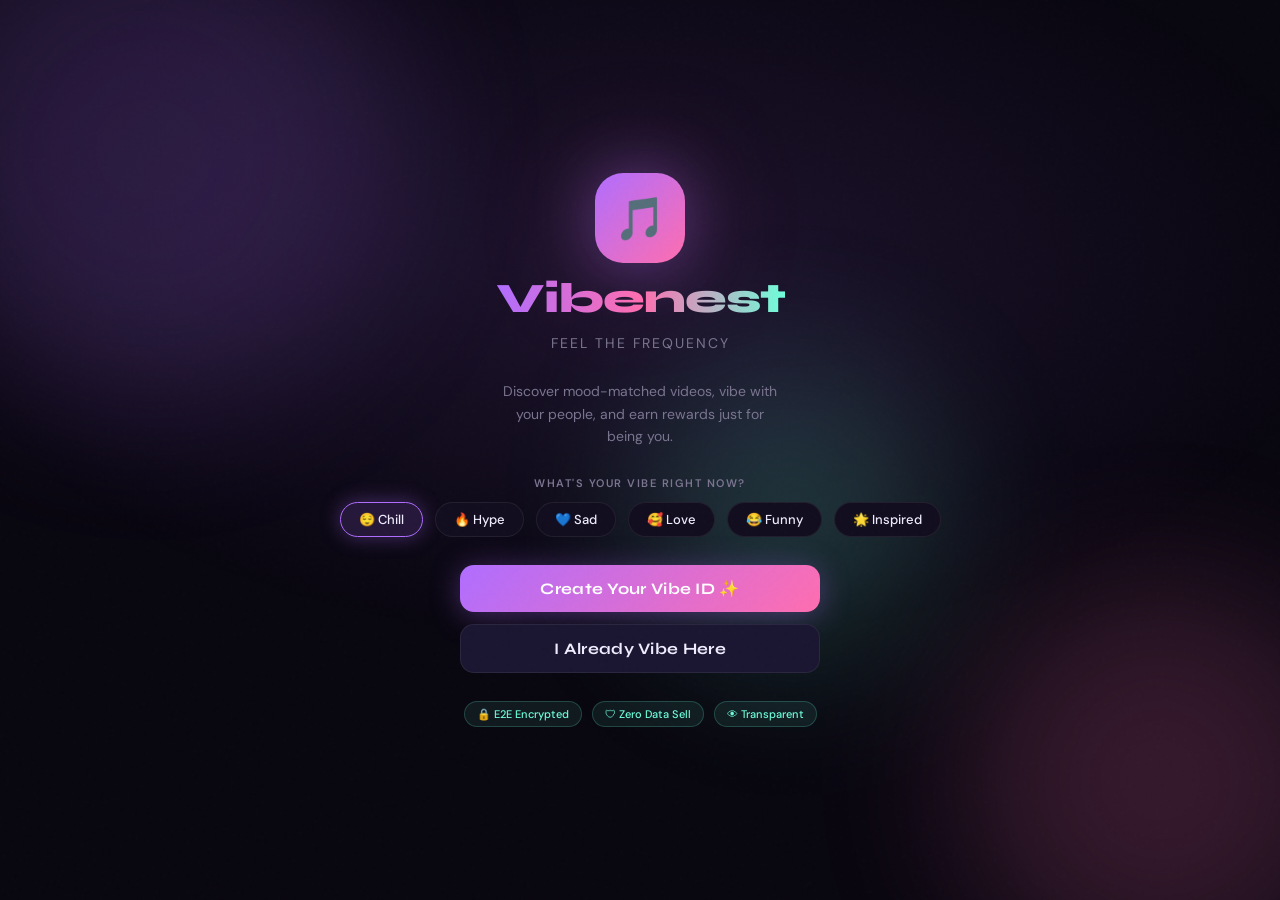
<file: index.html>
<!DOCTYPE html>
<html lang="en">
<head>
<meta charset="UTF-8">
<meta name="viewport" content="width=device-width, initial-scale=1.0">
<title>Vibenest — Feel the Frequency</title>
<link href="https://fonts.googleapis.com/css2?family=Syne:wght@400;600;700;800&family=DM+Sans:ital,wght@0,300;0,400;0,500;1,300&display=swap" rel="stylesheet">
<style>
  :root {
    --bg: #08060f;
    --surface: #110d1e;
    --surface2: #1a1530;
    --border: rgba(255,255,255,0.07);
    --accent1: #b06dff;
    --accent2: #ff6db0;
    --accent3: #6dffda;
    --accent4: #ffd96d;
    --text: #f0ecff;
    --muted: #7a7490;
    --glow1: rgba(176,109,255,0.35);
    --glow2: rgba(255,109,176,0.25);
    --glow3: rgba(109,255,218,0.2);
    --r: 18px;
  }

  *, *::before, *::after { box-sizing: border-box; margin: 0; padding: 0; }

  body {
    background: var(--bg);
    color: var(--text);
    font-family: 'DM Sans', sans-serif;
    font-size: 15px;
    min-height: 100vh;
    overflow-x: hidden;
  }

  /* ── NOISE OVERLAY ── */
  body::before {
    content: '';
    position: fixed; inset: 0;
    background-image: url("data:image/svg+xml,%3Csvg viewBox='0 0 256 256' xmlns='http://www.w3.org/2000/svg'%3E%3Cfilter id='noise'%3E%3CfeTurbulence type='fractalNoise' baseFrequency='0.9' numOctaves='4' stitchTiles='stitch'/%3E%3C/filter%3E%3Crect width='100%25' height='100%25' filter='url(%23noise)' opacity='0.04'/%3E%3C/svg%3E");
    pointer-events: none; z-index: 9999; opacity: 0.5;
  }

  /* ── ANIMATED BG ORBS ── */
  .orbs {
    position: fixed; inset: 0; pointer-events: none; z-index: 0;
    overflow: hidden;
  }
  .orb {
    position: absolute; border-radius: 50%;
    filter: blur(80px); opacity: 0.18;
    animation: orbFloat 12s ease-in-out infinite alternate;
  }
  .orb1 { width:500px;height:500px;background:var(--accent1);top:-100px;left:-100px;animation-delay:0s; }
  .orb2 { width:400px;height:400px;background:var(--accent2);bottom:-80px;right:-80px;animation-delay:-4s; }
  .orb3 { width:300px;height:300px;background:var(--accent3);top:40%;left:50%;animation-delay:-8s; }
  @keyframes orbFloat {
    0%{transform:translate(0,0) scale(1);}
    100%{transform:translate(40px,30px) scale(1.12);}
  }

  /* ── APP SHELL ── */
  .app { position:relative; z-index:1; display:flex; flex-direction:column; min-height:100vh; }

  /* ── SCREENS ── */
  .screen { display:none; flex-direction:column; min-height:100vh; }
  .screen.active { display:flex; }

  /* ══════════════════════════════════════
     SCREEN: SPLASH / ONBOARD
  ══════════════════════════════════════ */
  #splash {
    align-items:center; justify-content:center;
    padding:40px 24px; text-align:center; gap:28px;
    background: radial-gradient(ellipse 80% 60% at 50% 30%, rgba(176,109,255,0.13) 0%, transparent 70%);
  }
  .logo-wrap { display:flex; flex-direction:column; align-items:center; gap:10px; }
  .logo-icon {
    width:90px;height:90px;border-radius:28px;
    background: linear-gradient(135deg, var(--accent1), var(--accent2));
    display:flex;align-items:center;justify-content:center;
    font-size:42px;
    box-shadow: 0 0 60px var(--glow1), 0 0 120px var(--glow2);
    animation: logoPulse 3s ease-in-out infinite;
  }
  @keyframes logoPulse {
    0%,100%{box-shadow:0 0 40px var(--glow1),0 0 80px var(--glow2);}
    50%{box-shadow:0 0 80px var(--glow1),0 0 160px var(--glow2);}
  }
  .logo-name {
    font-family:'Syne',sans-serif;
    font-size:42px;font-weight:800;
    background:linear-gradient(90deg,var(--accent1),var(--accent2),var(--accent3));
    -webkit-background-clip:text;-webkit-text-fill-color:transparent;background-clip:text;
    letter-spacing:-1px;
  }
  .logo-tag { color:var(--muted); font-size:14px; letter-spacing:2px; text-transform:uppercase; }

  .splash-vibe-row {
    display:flex; gap:12px; flex-wrap:wrap; justify-content:center;
  }
  .vibe-pill {
    padding:8px 18px; border-radius:40px;
    font-size:13px; font-weight:500;
    border:1px solid var(--border);
    background:var(--surface);
    cursor:pointer; transition:all 0.2s;
    display:flex;align-items:center;gap:6px;
  }
  .vibe-pill:hover,.vibe-pill.sel {
    border-color: var(--accent1);
    background: rgba(176,109,255,0.15);
    box-shadow: 0 0 20px var(--glow1);
  }

  .splash-btns { display:flex; flex-direction:column; gap:12px; width:100%; max-width:360px; }

  /* ── BUTTONS ── */
  .btn {
    padding:14px 24px;border-radius:14px;
    font-family:'Syne',sans-serif;font-size:16px;font-weight:700;
    cursor:pointer;border:none;transition:all 0.2s;width:100%;
    letter-spacing:0.3px;
  }
  .btn-primary {
    background:linear-gradient(135deg,var(--accent1),var(--accent2));
    color:#fff;
    box-shadow:0 4px 30px var(--glow1);
  }
  .btn-primary:hover { transform:translateY(-2px); box-shadow:0 8px 40px var(--glow1); }
  .btn-secondary {
    background:var(--surface2);color:var(--text);
    border:1px solid var(--border);
  }
  .btn-secondary:hover { border-color:var(--accent1); background:rgba(176,109,255,0.1); }
  .btn-ghost {
    background:transparent;color:var(--accent1);
    border:1px solid var(--accent1);
  }
  .btn-ghost:hover { background:rgba(176,109,255,0.12); }
  .btn-sm { padding:8px 18px; font-size:13px; border-radius:10px; width:auto; }
  .btn-icon {
    width:42px;height:42px;padding:0;border-radius:12px;
    display:flex;align-items:center;justify-content:center;font-size:18px;
  }

  /* ══════════════════════════════════════
     AUTH SCREENS
  ══════════════════════════════════════ */
  #signup, #login {
    padding:40px 24px; justify-content:center; gap:24px;
    background: radial-gradient(ellipse 60% 50% at 30% 60%, rgba(255,109,176,0.1) 0%, transparent 60%);
  }
  .auth-head { text-align:center; }
  .auth-head h2 { font-family:'Syne',sans-serif;font-size:28px;font-weight:800; margin-bottom:6px; }
  .auth-head p { color:var(--muted);font-size:14px; }

  .field-group { display:flex;flex-direction:column;gap:14px; }
  .field {
    display:flex;flex-direction:column;gap:6px;
  }
  .field label { font-size:12px;font-weight:500;color:var(--muted);letter-spacing:1px;text-transform:uppercase; }
  .field input, .field select {
    background:var(--surface);
    border:1px solid var(--border);
    border-radius:12px;
    padding:13px 16px;
    color:var(--text);
    font-family:'DM Sans',sans-serif;
    font-size:15px;
    outline:none;
    transition:all 0.2s;
  }
  .field input:focus, .field select:focus {
    border-color:var(--accent1);
    box-shadow:0 0 0 3px rgba(176,109,255,0.15);
  }
  .field input::placeholder { color:var(--muted); }

  .vibe-id-wrap {
    background:var(--surface);
    border:1px solid var(--border);
    border-radius:12px;
    padding:13px 16px;
    display:flex;align-items:center;justify-content:space-between;
  }
  .vibe-id-val { font-family:'Syne',sans-serif;font-weight:700;color:var(--accent1);font-size:15px; }
  .vibe-id-copy { font-size:12px;color:var(--muted);cursor:pointer;padding:4px 10px;border-radius:6px;background:var(--surface2); transition:0.2s; }
  .vibe-id-copy:hover { color:var(--accent1); }

  .auth-divider {
    text-align:center;color:var(--muted);font-size:13px;
    position:relative;
  }
  .auth-divider::before, .auth-divider::after {
    content:'';position:absolute;top:50%;width:40%;height:1px;background:var(--border);
  }
  .auth-divider::before{left:0;} .auth-divider::after{right:0;}

  .security-badges {
    display:flex;gap:10px;flex-wrap:wrap;justify-content:center;
  }
  .badge {
    padding:5px 12px;border-radius:20px;
    font-size:11px;font-weight:500;
    background:rgba(109,255,218,0.08);
    color:var(--accent3);
    border:1px solid rgba(109,255,218,0.2);
    display:flex;align-items:center;gap:4px;
  }

  /* ══════════════════════════════════════
     MAIN APP
  ══════════════════════════════════════ */
  #main { padding-bottom:80px; }

  /* BOTTOM NAV */
  .bottom-nav {
    position:fixed;bottom:0;left:0;right:0;
    background:rgba(17,13,30,0.85);
    backdrop-filter:blur(20px);
    border-top:1px solid var(--border);
    display:flex;align-items:center;justify-content:space-around;
    padding:10px 8px 20px;
    z-index:100;
  }
  .nav-item {
    display:flex;flex-direction:column;align-items:center;gap:4px;
    cursor:pointer;padding:6px 16px;border-radius:12px;
    transition:all 0.2s;flex:1;max-width:80px;
    font-size:20px;
  }
  .nav-item span { font-size:10px;font-weight:500;color:var(--muted);transition:0.2s; }
  .nav-item.active { background:rgba(176,109,255,0.12); }
  .nav-item.active span { color:var(--accent1); }
  .nav-item:hover { background:rgba(176,109,255,0.08); }
  .nav-item.active .nav-emoji { filter:drop-shadow(0 0 8px var(--glow1)); }

  /* TABS within main */
  .tab-content { display:none; }
  .tab-content.active { display:block; }

  /* ── HOME / FEED TAB ── */
  .home-header {
    padding:20px 20px 8px;
    display:flex;align-items:center;justify-content:space-between;
  }
  .home-header h1 { font-family:'Syne',sans-serif;font-size:24px;font-weight:800; }
  .home-header .pts {
    display:flex;align-items:center;gap:6px;
    background:rgba(255,217,109,0.12);
    border:1px solid rgba(255,217,109,0.3);
    padding:6px 14px;border-radius:20px;
    font-size:13px;font-weight:600;color:var(--accent4);
  }

  /* MOOD SELECTOR */
  .mood-row-wrap { padding:12px 20px; }
  .mood-row-label { font-size:11px;font-weight:600;color:var(--muted);letter-spacing:1.5px;text-transform:uppercase;margin-bottom:10px; }
  .mood-row { display:flex;gap:10px;overflow-x:auto;padding-bottom:6px; scrollbar-width:none; }
  .mood-row::-webkit-scrollbar { display:none; }
  .mood-btn {
    flex-shrink:0;
    display:flex;flex-direction:column;align-items:center;gap:4px;
    padding:10px 14px;border-radius:16px;
    background:var(--surface);border:1.5px solid var(--border);
    cursor:pointer;transition:all 0.25s;
    font-size:11px;font-weight:500;color:var(--muted);
    min-width:60px;
  }
  .mood-btn .mood-em { font-size:24px; }
  .mood-btn.active, .mood-btn:hover {
    border-color:var(--accent1);
    background:rgba(176,109,255,0.12);
    color:var(--text);
    transform:translateY(-2px);
    box-shadow:0 6px 20px var(--glow1);
  }

  /* STATUS ROW */
  .status-row-wrap { padding:6px 20px 16px; }
  .status-row { display:flex;gap:12px;overflow-x:auto;padding-bottom:4px;scrollbar-width:none; }
  .status-row::-webkit-scrollbar { display:none; }
  .status-item {
    flex-shrink:0;display:flex;flex-direction:column;align-items:center;gap:6px;
    cursor:pointer;
  }
  .status-ring {
    width:60px;height:60px;border-radius:50%;padding:3px;
    background:linear-gradient(135deg,var(--accent1),var(--accent2));
  }
  .status-inner {
    width:100%;height:100%;border-radius:50%;
    background:var(--bg);
    display:flex;align-items:center;justify-content:center;
    font-size:26px;
    border:2px solid var(--bg);
  }
  .status-item.add .status-ring { background:var(--surface2);border:2px dashed var(--border); }
  .status-name { font-size:10px;color:var(--muted);text-align:center;max-width:60px;overflow:hidden;text-overflow:ellipsis;white-space:nowrap; }

  /* VIDEO FEED */
  .feed { display:flex;flex-direction:column;gap:16px;padding:0 16px 16px; }
  .video-card {
    border-radius:var(--r);overflow:hidden;
    background:var(--surface);
    border:1px solid var(--border);
    position:relative;
    animation:fadeUp 0.4s ease both;
  }
  @keyframes fadeUp {
    from{opacity:0;transform:translateY(16px);}
    to{opacity:1;transform:translateY(0);}
  }
  .video-thumb {
    width:100%;aspect-ratio:16/9;
    display:flex;align-items:center;justify-content:center;
    font-size:64px;position:relative;overflow:hidden;
    cursor:pointer;
  }
  .video-thumb .play-btn {
    position:absolute;
    width:56px;height:56px;border-radius:50%;
    background:rgba(255,255,255,0.18);
    backdrop-filter:blur(8px);
    display:flex;align-items:center;justify-content:center;
    font-size:22px;
    transition:0.2s;
    border:2px solid rgba(255,255,255,0.3);
  }
  .video-thumb:hover .play-btn { transform:scale(1.12); background:rgba(255,255,255,0.28); }

  .mood-tag {
    position:absolute;top:10px;left:10px;
    padding:4px 12px;border-radius:20px;
    font-size:11px;font-weight:700;
    backdrop-filter:blur(8px);
    border:1px solid rgba(255,255,255,0.2);
    background:rgba(0,0,0,0.4);
  }

  .video-meta { padding:14px; }
  .video-meta .row1 { display:flex;align-items:center;justify-content:space-between;margin-bottom:8px; }
  .video-meta .title { font-family:'Syne',sans-serif;font-size:15px;font-weight:700; }
  .video-meta .channel { font-size:12px;color:var(--muted);margin-top:2px; }
  .video-actions { display:flex;gap:8px;align-items:center; }
  .react-btn {
    background:var(--surface2);border:1px solid var(--border);
    border-radius:10px;padding:6px 12px;
    font-size:14px;cursor:pointer;
    transition:0.2s;display:flex;align-items:center;gap:5px;
    color:var(--muted);font-size:12px;
  }
  .react-btn:hover { border-color:var(--accent1);color:var(--text); }
  .react-btn.liked { background:rgba(255,109,176,0.15);border-color:var(--accent2);color:var(--accent2); }

  /* REACTION POPUP */
  .reaction-popup {
    display:none;
    position:absolute;bottom:50px;left:0;
    background:var(--surface2);
    border:1px solid var(--border);
    border-radius:16px;padding:10px 14px;
    gap:10px;
    box-shadow:0 8px 40px rgba(0,0,0,0.5);
    z-index:50;flex-wrap:nowrap;
    animation:popIn 0.18s ease;
  }
  .reaction-popup.show { display:flex; }
  @keyframes popIn {
    from{opacity:0;transform:scale(0.85) translateY(10px);}
    to{opacity:1;transform:scale(1) translateY(0);}
  }
  .reaction-popup span { font-size:24px;cursor:pointer;transition:0.15s; }
  .reaction-popup span:hover { transform:scale(1.35); }

  /* ── CHAT TAB ── */
  .chat-header {
    padding:20px 20px 12px;
    display:flex;align-items:center;justify-content:space-between;
  }
  .chat-header h2 { font-family:'Syne',sans-serif;font-size:22px;font-weight:800; }
  .chat-search {
    margin:0 16px 16px;
    background:var(--surface);
    border:1px solid var(--border);
    border-radius:12px;
    padding:11px 16px;
    display:flex;align-items:center;gap:10px;
    color:var(--muted);
  }
  .chat-search input {
    flex:1;background:transparent;border:none;outline:none;
    color:var(--text);font-family:'DM Sans',sans-serif;font-size:14px;
  }
  .chat-search input::placeholder { color:var(--muted); }

  .chat-list { display:flex;flex-direction:column;gap:4px;padding:0 12px; }
  .chat-item {
    display:flex;align-items:center;gap:14px;
    padding:12px;border-radius:14px;cursor:pointer;
    transition:0.2s;position:relative;
  }
  .chat-item:hover { background:var(--surface2); }
  .chat-avatar {
    width:52px;height:52px;border-radius:50%;
    display:flex;align-items:center;justify-content:center;
    font-size:24px;flex-shrink:0;
    position:relative;
  }
  .chat-avatar.online::after {
    content:'';position:absolute;bottom:2px;right:2px;
    width:12px;height:12px;border-radius:50%;
    background:#4cff9a;border:2px solid var(--bg);
  }
  .chat-info { flex:1;min-width:0; }
  .chat-name { font-weight:600;font-size:15px;margin-bottom:2px; }
  .chat-preview { font-size:12px;color:var(--muted);white-space:nowrap;overflow:hidden;text-overflow:ellipsis;display:flex;align-items:center;gap:4px; }
  .chat-meta { text-align:right;display:flex;flex-direction:column;align-items:flex-end;gap:4px; }
  .chat-time { font-size:11px;color:var(--muted); }
  .chat-badge {
    background:linear-gradient(135deg,var(--accent1),var(--accent2));
    color:#fff;font-size:10px;font-weight:700;
    width:18px;height:18px;border-radius:50%;
    display:flex;align-items:center;justify-content:center;
  }

  /* ── CHAT ROOM ── */
  #chatroom {
    display:none;flex-direction:column;
    position:fixed;inset:0;z-index:200;
    background:var(--bg);
  }
  #chatroom.open { display:flex; }

  .chatroom-header {
    padding:16px 16px 12px;
    display:flex;align-items:center;gap:12px;
    border-bottom:1px solid var(--border);
    background:rgba(17,13,30,0.9);
    backdrop-filter:blur(16px);
  }
  .chatroom-header .back-btn {
    width:36px;height:36px;border-radius:10px;
    background:var(--surface2);border:1px solid var(--border);
    display:flex;align-items:center;justify-content:center;
    cursor:pointer;font-size:18px;flex-shrink:0;
  }
  .chatroom-header .cr-info { flex:1; }
  .chatroom-header .cr-name { font-family:'Syne',sans-serif;font-weight:700;font-size:17px; }
  .chatroom-header .cr-sub { font-size:11px;color:var(--accent3); }
  .chatroom-header .cr-actions { display:flex;gap:8px; }

  .disappear-banner {
    background:rgba(255,109,176,0.12);
    border-bottom:1px solid rgba(255,109,176,0.2);
    padding:8px 16px;
    font-size:12px;color:var(--accent2);
    display:flex;align-items:center;gap:6px;
  }

  .messages {
    flex:1;overflow-y:auto;padding:16px;
    display:flex;flex-direction:column;gap:10px;
    scrollbar-width:thin;scrollbar-color:var(--border) transparent;
  }

  .msg { display:flex;flex-direction:column;max-width:76%; }
  .msg.out { align-self:flex-end;align-items:flex-end; }
  .msg.in  { align-self:flex-start;align-items:flex-start; }

  .msg-bubble {
    padding:10px 14px;border-radius:18px;
    font-size:14px;line-height:1.5;position:relative;
    word-break:break-word;
  }
  .msg.out .msg-bubble {
    background:linear-gradient(135deg,var(--accent1),var(--accent2));
    color:#fff;
    border-bottom-right-radius:4px;
  }
  .msg.in .msg-bubble {
    background:var(--surface2);
    border:1px solid var(--border);
    border-bottom-left-radius:4px;
  }
  .msg-bubble.img-msg {
    padding:5px;background:transparent;border:none;
    font-size:80px;line-height:1;
  }
  .msg-time { font-size:10px;color:var(--muted);margin-top:4px;padding:0 4px; }
  .msg-seen { font-size:10px;color:var(--accent3);margin-top:2px; }

  .msg-filter-tag {
    align-self:center;
    background:rgba(176,109,255,0.15);
    border:1px solid rgba(176,109,255,0.3);
    padding:4px 12px;border-radius:12px;
    font-size:11px;color:var(--accent1);
  }

  .chat-input-area {
    padding:12px 12px 28px;
    border-top:1px solid var(--border);
    background:rgba(17,13,30,0.9);
    backdrop-filter:blur(16px);
  }
  .filter-row {
    display:flex;gap:8px;overflow-x:auto;padding-bottom:8px;scrollbar-width:none;
  }
  .filter-row::-webkit-scrollbar { display:none; }
  .filter-chip {
    flex-shrink:0;padding:4px 12px;border-radius:20px;
    border:1px solid var(--border);background:var(--surface2);
    font-size:12px;cursor:pointer;transition:0.15s;
    white-space:nowrap;
  }
  .filter-chip:hover,.filter-chip.active { border-color:var(--accent1);color:var(--accent1); }

  .input-row {
    display:flex;align-items:center;gap:8px;
    background:var(--surface);
    border:1px solid var(--border);
    border-radius:16px;
    padding:8px 12px;
    transition:0.2s;
  }
  .input-row:focus-within { border-color:var(--accent1);box-shadow:0 0 0 3px rgba(176,109,255,0.12); }
  .input-row input {
    flex:1;background:transparent;border:none;outline:none;
    color:var(--text);font-family:'DM Sans',sans-serif;font-size:14px;
  }
  .input-row input::placeholder { color:var(--muted); }
  .input-actions { display:flex;gap:6px;align-items:center; }
  .input-btn {
    width:34px;height:34px;border-radius:10px;
    background:transparent;border:none;
    cursor:pointer;font-size:18px;
    display:flex;align-items:center;justify-content:center;
    transition:0.15s;
  }
  .input-btn:hover { background:var(--surface2); }
  .send-btn {
    width:38px;height:38px;border-radius:12px;
    background:linear-gradient(135deg,var(--accent1),var(--accent2));
    border:none;cursor:pointer;
    display:flex;align-items:center;justify-content:center;
    font-size:16px;
    transition:0.2s;
    box-shadow:0 4px 16px var(--glow1);
  }
  .send-btn:hover { transform:scale(1.08); }

  /* ── VIBES / REWARDS TAB ── */
  .vibes-header { padding:20px 20px 8px; }
  .vibes-header h2 { font-family:'Syne',sans-serif;font-size:22px;font-weight:800; }

  .vibe-points-card {
    margin:8px 16px 20px;
    border-radius:20px;
    background:linear-gradient(135deg,rgba(176,109,255,0.18),rgba(255,109,176,0.12));
    border:1px solid rgba(176,109,255,0.3);
    padding:24px;
    position:relative;overflow:hidden;
  }
  .vibe-points-card::before {
    content:'✦';position:absolute;right:24px;top:20px;
    font-size:80px;opacity:0.06;color:var(--accent1);
  }
  .vp-label { font-size:11px;color:var(--muted);letter-spacing:1.5px;text-transform:uppercase;margin-bottom:6px; }
  .vp-num {
    font-family:'Syne',sans-serif;font-size:52px;font-weight:800;
    background:linear-gradient(90deg,var(--accent1),var(--accent4));
    -webkit-background-clip:text;-webkit-text-fill-color:transparent;background-clip:text;
    line-height:1;
  }
  .vp-sub { font-size:13px;color:var(--muted);margin-top:4px; }
  .vp-bar-wrap { margin-top:16px; }
  .vp-bar-label { display:flex;justify-content:space-between;font-size:11px;color:var(--muted);margin-bottom:6px; }
  .vp-bar { height:6px;background:var(--surface2);border-radius:3px;overflow:hidden; }
  .vp-fill { height:100%;border-radius:3px;background:linear-gradient(90deg,var(--accent1),var(--accent4));width:72%;transition:1s ease; }

  .section-label { padding:0 16px 12px;font-size:11px;font-weight:600;color:var(--muted);letter-spacing:1.5px;text-transform:uppercase; }

  .rewards-grid { display:grid;grid-template-columns:1fr 1fr;gap:10px;padding:0 16px 20px; }
  .reward-card {
    background:var(--surface);
    border:1px solid var(--border);
    border-radius:16px;padding:16px;
    cursor:pointer;transition:all 0.2s;
    display:flex;flex-direction:column;gap:8px;
    position:relative;overflow:hidden;
  }
  .reward-card:hover { transform:translateY(-3px);border-color:var(--accent1);box-shadow:0 8px 30px var(--glow1); }
  .reward-card.claimed { opacity:0.5;pointer-events:none; }
  .reward-icon { font-size:32px; }
  .reward-name { font-family:'Syne',sans-serif;font-size:14px;font-weight:700; }
  .reward-pts { font-size:12px;color:var(--accent4);font-weight:600; }
  .reward-badge {
    position:absolute;top:10px;right:10px;
    padding:3px 8px;border-radius:6px;
    font-size:9px;font-weight:700;
    background:rgba(255,217,109,0.2);color:var(--accent4);
  }

  /* MOOD HISTORY */
  .mood-history { padding:0 16px 20px;display:flex;flex-direction:column;gap:10px; }
  .mood-hist-item {
    background:var(--surface);border:1px solid var(--border);
    border-radius:14px;padding:14px 16px;
    display:flex;align-items:center;gap:14px;
  }
  .mhi-icon { font-size:30px;flex-shrink:0; }
  .mhi-info { flex:1; }
  .mhi-mood { font-weight:600;font-size:14px; }
  .mhi-date { font-size:11px;color:var(--muted);margin-top:2px; }
  .mhi-pts { font-size:13px;font-weight:700;color:var(--accent4); }

  /* ── PROFILE TAB ── */
  .profile-wrap { padding:20px; }
  .profile-card {
    background:var(--surface);border:1px solid var(--border);
    border-radius:20px;padding:24px;
    display:flex;flex-direction:column;align-items:center;gap:14px;
    position:relative;overflow:hidden;margin-bottom:20px;
  }
  .profile-card::before {
    content:'';position:absolute;top:0;left:0;right:0;height:80px;
    background:linear-gradient(135deg,rgba(176,109,255,0.25),rgba(255,109,176,0.15));
  }
  .profile-avatar {
    width:80px;height:80px;border-radius:50%;
    background:linear-gradient(135deg,var(--accent1),var(--accent2));
    display:flex;align-items:center;justify-content:center;
    font-size:38px;
    border:3px solid var(--bg);
    position:relative;z-index:1;
    box-shadow:0 8px 30px var(--glow1);
  }
  .profile-name { font-family:'Syne',sans-serif;font-size:22px;font-weight:800; }
  .profile-id {
    display:flex;align-items:center;gap:6px;
    background:rgba(176,109,255,0.1);
    border:1px solid rgba(176,109,255,0.3);
    padding:6px 14px;border-radius:20px;
    font-size:13px;color:var(--accent1);font-weight:600;
  }
  .profile-stats { display:flex;gap:24px; }
  .pstat { text-align:center; }
  .pstat-num { font-family:'Syne',sans-serif;font-size:22px;font-weight:800; }
  .pstat-label { font-size:11px;color:var(--muted); }

  .profile-section { background:var(--surface);border:1px solid var(--border);border-radius:16px;overflow:hidden;margin-bottom:12px; }
  .profile-row {
    display:flex;align-items:center;justify-content:space-between;
    padding:15px 16px;cursor:pointer;transition:0.15s;
    border-bottom:1px solid var(--border);
  }
  .profile-row:last-child { border-bottom:none; }
  .profile-row:hover { background:var(--surface2); }
  .profile-row-left { display:flex;align-items:center;gap:12px;font-size:15px;font-weight:500; }
  .profile-row-icon { font-size:20px; }
  .profile-row-right { color:var(--muted);font-size:13px;display:flex;align-items:center;gap:4px; }

  /* TOGGLE */
  .toggle {
    width:44px;height:24px;border-radius:12px;
    background:var(--surface2);border:1px solid var(--border);
    cursor:pointer;position:relative;transition:0.25s;
    flex-shrink:0;
  }
  .toggle.on { background:var(--accent1);border-color:var(--accent1); }
  .toggle::after {
    content:'';position:absolute;top:3px;left:3px;
    width:16px;height:16px;border-radius:50%;background:#fff;
    transition:0.25s;
  }
  .toggle.on::after { left:23px; }

  /* ── NOTIFICATIONS / TOAST ── */
  .toast {
    position:fixed;top:24px;left:50%;transform:translateX(-50%);
    background:var(--surface2);border:1px solid var(--border);
    border-radius:14px;padding:12px 20px;
    font-size:13px;font-weight:500;
    box-shadow:0 8px 40px rgba(0,0,0,0.5);
    z-index:9000;white-space:nowrap;
    animation:toastIn 0.3s ease;
    display:flex;align-items:center;gap:8px;
    backdrop-filter:blur(12px);
  }
  @keyframes toastIn {
    from{opacity:0;transform:translateX(-50%) translateY(-16px);}
    to{opacity:1;transform:translateX(-50%) translateY(0);}
  }

  /* DATA PRIVACY NOTICE */
  .privacy-notice {
    margin:0 16px 16px;padding:14px 16px;
    background:rgba(109,255,218,0.06);
    border:1px solid rgba(109,255,218,0.2);
    border-radius:14px;
    font-size:12px;color:var(--muted);
    display:flex;gap:10px;align-items:flex-start;
  }
  .privacy-notice .pn-icon { font-size:20px;flex-shrink:0; }

  /* VIBE STATUS UPLOAD MODAL */
  #statusModal {
    position:fixed;inset:0;z-index:300;
    background:rgba(8,6,15,0.9);backdrop-filter:blur(12px);
    display:none;align-items:flex-end;justify-content:center;
  }
  #statusModal.open { display:flex; }
  .status-sheet {
    background:var(--surface);
    border-radius:28px 28px 0 0;
    border:1px solid var(--border);
    border-bottom:none;
    padding:24px 20px 40px;
    width:100%;max-width:500px;
    animation:slideUp 0.3s ease;
  }
  @keyframes slideUp {
    from{transform:translateY(100%);}
    to{transform:translateY(0);}
  }
  .sheet-handle { width:40px;height:4px;border-radius:2px;background:var(--border);margin:0 auto 20px; }
  .sheet-title { font-family:'Syne',sans-serif;font-size:20px;font-weight:800;margin-bottom:16px; }
  .status-mood-grid { display:grid;grid-template-columns:repeat(4,1fr);gap:10px;margin-bottom:16px; }
  .smood-btn {
    display:flex;flex-direction:column;align-items:center;gap:4px;
    padding:12px 8px;border-radius:14px;
    background:var(--surface2);border:1.5px solid var(--border);
    cursor:pointer;transition:0.2s;font-size:10px;color:var(--muted);
  }
  .smood-btn .em { font-size:28px; }
  .smood-btn.active, .smood-btn:hover { border-color:var(--accent1);background:rgba(176,109,255,0.15);color:var(--text); }

  /* SCROLLBAR */
  ::-webkit-scrollbar { width:4px; }
  ::-webkit-scrollbar-track { background:transparent; }
  ::-webkit-scrollbar-thumb { background:var(--border);border-radius:2px; }

  /* UTIL */
  .flex-center { display:flex;align-items:center;justify-content:center; }
  .gap8 { gap:8px; }
  .mt8 { margin-top:8px; }
  .mt16 { margin-top:16px; }
</style>
</head>
<body>
<div class="orbs">
  <div class="orb orb1"></div>
  <div class="orb orb2"></div>
  <div class="orb orb3"></div>
</div>

<div class="app">

  <!-- ════ SPLASH ════ -->
  <div class="screen active" id="splash">
    <div class="logo-wrap">
      <div class="logo-icon">🎵</div>
      <div class="logo-name">Vibenest</div>
      <div class="logo-tag">Feel the Frequency</div>
    </div>

    <p style="color:var(--muted);font-size:14px;max-width:280px;text-align:center;line-height:1.6;">
      Discover mood-matched videos, vibe with your people, and earn rewards just for being you.
    </p>

    <div>
      <div class="mood-row-label" style="text-align:center;margin-bottom:12px;">What's your vibe right now?</div>
      <div class="splash-vibe-row">
        <div class="vibe-pill sel" onclick="selSplashMood(this)">😌 Chill</div>
        <div class="vibe-pill" onclick="selSplashMood(this)">🔥 Hype</div>
        <div class="vibe-pill" onclick="selSplashMood(this)">💙 Sad</div>
        <div class="vibe-pill" onclick="selSplashMood(this)">🥰 Love</div>
        <div class="vibe-pill" onclick="selSplashMood(this)">😂 Funny</div>
        <div class="vibe-pill" onclick="selSplashMood(this)">🌟 Inspired</div>
      </div>
    </div>

    <div class="splash-btns">
      <button class="btn btn-primary" onclick="showScreen('signup')">Create Your Vibe ID ✨</button>
      <button class="btn btn-secondary" onclick="showScreen('login')">I Already Vibe Here</button>
    </div>

    <div class="security-badges">
      <span class="badge">🔒 E2E Encrypted</span>
      <span class="badge">🛡 Zero Data Sell</span>
      <span class="badge">👁 Transparent</span>
    </div>
  </div>

  <!-- ════ SIGNUP ════ -->
  <div class="screen" id="signup">
    <div style="padding:20px 20px 0;display:flex;align-items:center;gap:10px;">
      <button class="btn-icon btn-secondary btn" onclick="showScreen('splash')">←</button>
    </div>
    <div style="padding:24px 24px 40px;display:flex;flex-direction:column;gap:20px;flex:1;justify-content:center;">
      <div class="auth-head">
        <h2>Create Your Vibe ID 🎉</h2>
        <p>Join the nest in seconds</p>
      </div>

      <div class="field-group">
        <div class="field">
          <label>Full Name</label>
          <input type="text" placeholder="Your name" id="su-name" oninput="genVibeId()">
        </div>
        <div class="field">
          <label>Email</label>
          <input type="email" placeholder="you@email.com" id="su-email">
        </div>
        <div class="field">
          <label>Password</label>
          <input type="password" placeholder="Strong password" id="su-pass">
        </div>
        <div class="field">
          <label>Your Vibe ID (auto-generated)</label>
          <div class="vibe-id-wrap">
            <span class="vibe-id-val" id="vibe-id-preview">@vibe_xxxx</span>
            <span class="vibe-id-copy" onclick="copyVibeId()">Copy</span>
          </div>
        </div>
      </div>

      <div class="privacy-notice">
        <span class="pn-icon">🛡</span>
        <span>We collect only what's needed to personalise your experience. Your data is <strong>never sold</strong>. Messages are <strong>end-to-end encrypted</strong>. <span style="color:var(--accent3);cursor:pointer">Learn more →</span></span>
      </div>

      <button class="btn btn-primary" onclick="doSignup()">Enter the Nest 🪺</button>
      <div class="auth-divider">or</div>
      <button class="btn btn-ghost" onclick="showScreen('login')">Already have a Vibe ID? Login</button>
    </div>
  </div>

  <!-- ════ LOGIN ════ -->
  <div class="screen" id="login">
    <div style="padding:20px 20px 0;display:flex;align-items:center;gap:10px;">
      <button class="btn-icon btn-secondary btn" onclick="showScreen('splash')">←</button>
    </div>
    <div style="padding:24px 24px 40px;display:flex;flex-direction:column;gap:20px;flex:1;justify-content:center;">
      <div class="auth-head">
        <h2>Welcome Back 👋</h2>
        <p>Your vibes missed you</p>
      </div>

      <div class="field-group">
        <div class="field">
          <label>Vibe ID or Email</label>
          <input type="text" placeholder="@your_vibe_id or email">
        </div>
        <div class="field">
          <label>Password</label>
          <input type="password" placeholder="Your password">
        </div>
      </div>

      <div style="text-align:right;margin-top:-8px;">
        <span style="font-size:13px;color:var(--accent1);cursor:pointer;">Forgot password?</span>
      </div>

      <div class="security-badges" style="justify-content:flex-start;flex-wrap:wrap;">
        <span class="badge">🔐 Secure Login</span>
        <span class="badge">✅ Biometric Ready</span>
      </div>

      <button class="btn btn-primary" onclick="doLogin()">Vibe In 🚀</button>
      <div class="auth-divider">or</div>
      <button class="btn btn-ghost" onclick="showScreen('signup')">New here? Create Vibe ID</button>
    </div>
  </div>

  <!-- ════ MAIN APP ════ -->
  <div class="screen" id="main">

    <!-- HOME TAB -->
    <div class="tab-content active" id="tab-home">
      <div class="home-header">
        <div>
          <div style="font-size:12px;color:var(--muted);margin-bottom:2px;">Good evening 🌙</div>
          <h1>Zara's Nest</h1>
        </div>
        <div class="pts">⚡ 2,840 VP</div>
      </div>

      <!-- Vibe Status Row -->
      <div class="status-row-wrap">
        <div class="mood-row-label">Vibe Status</div>
        <div class="status-row">
          <div class="status-item add" onclick="openStatusModal()">
            <div class="status-ring"><div class="status-inner">➕</div></div>
            <div class="status-name">Add Vibe</div>
          </div>
          <div class="status-item" onclick="showToast('👀 Viewing Nova\'s chill vibe...')">
            <div class="status-ring"><div class="status-inner">😌</div></div>
            <div class="status-name">Nova</div>
          </div>
          <div class="status-item" onclick="showToast('🔥 Lex is on fire today!')">
            <div class="status-ring"><div class="status-inner">🔥</div></div>
            <div class="status-name">Lex</div>
          </div>
          <div class="status-item" onclick="showToast('💙 Mia\'s feeling blue...')">
            <div class="status-ring"><div class="status-inner">💙</div></div>
            <div class="status-name">Mia</div>
          </div>
          <div class="status-item" onclick="showToast('🥰 Jay is in love!')">
            <div class="status-ring"><div class="status-inner">🥰</div></div>
            <div class="status-name">Jay</div>
          </div>
        </div>
      </div>

      <!-- Mood Selector -->
      <div class="mood-row-wrap">
        <div class="mood-row-label">Filter by Mood</div>
        <div class="mood-row" id="moodRow">
          <div class="mood-btn active" onclick="selMood(this,'All')"><span class="mood-em">🎯</span>All</div>
          <div class="mood-btn" onclick="selMood(this,'Chill')"><span class="mood-em">😌</span>Chill</div>
          <div class="mood-btn" onclick="selMood(this,'Hype')"><span class="mood-em">🔥</span>Hype</div>
          <div class="mood-btn" onclick="selMood(this,'Sad')"><span class="mood-em">💙</span>Sad</div>
          <div class="mood-btn" onclick="selMood(this,'Love')"><span class="mood-em">🥰</span>Love</div>
          <div class="mood-btn" onclick="selMood(this,'Funny')"><span class="mood-em">😂</span>Funny</div>
          <div class="mood-btn" onclick="selMood(this,'Inspired')"><span class="mood-em">🌟</span>Inspired</div>
        </div>
      </div>

      <!-- Video Feed -->
      <div class="feed" id="videoFeed"></div>
    </div>

    <!-- CHAT TAB -->
    <div class="tab-content" id="tab-chat">
      <div class="chat-header">
        <h2>Vibe Chats 💬</h2>
        <button class="btn btn-primary btn-sm" onclick="showToast('📩 Find friends by Vibe ID!')">+ Add Vibe</button>
      </div>
      <div class="chat-search">
        <span>🔍</span>
        <input type="text" placeholder="Search by Vibe ID or name...">
      </div>

      <div class="privacy-notice" style="margin:0 12px 12px;">
        <span class="pn-icon">💨</span>
        <span>Messages vanish after being seen. Zero traces. Your privacy is sacred.</span>
      </div>

      <div class="chat-list" id="chatList"></div>
    </div>

    <!-- VIBES TAB -->
    <div class="tab-content" id="tab-vibes">
      <div class="vibes-header"><h2>Vibe Points & Rewards 🏆</h2></div>

      <div class="vibe-points-card">
        <div class="vp-label">Total Vibe Points</div>
        <div class="vp-num">2,840</div>
        <div class="vp-sub">Level 7 — Vibe Master ✨</div>
        <div class="vp-bar-wrap">
          <div class="vp-bar-label"><span>Lv 7</span><span>3,200 for Lv 8</span></div>
          <div class="vp-bar"><div class="vp-fill"></div></div>
        </div>
      </div>

      <div class="section-label">🎁 Rewards</div>
      <div class="rewards-grid" id="rewardsGrid"></div>

      <div class="section-label">📊 Mood History</div>
      <div class="mood-history" id="moodHistory"></div>
    </div>

    <!-- PROFILE TAB -->
    <div class="tab-content" id="tab-profile">
      <div class="profile-wrap">
        <div class="profile-card">
          <div class="profile-avatar">🦋</div>
          <div class="profile-name">Zara K.</div>
          <div class="profile-id">🆔 @zara_vibes_2024</div>
          <div class="profile-stats">
            <div class="pstat"><div class="pstat-num">142</div><div class="pstat-label">Vibes</div></div>
            <div class="pstat"><div class="pstat-num">2.8K</div><div class="pstat-label">Points</div></div>
            <div class="pstat"><div class="pstat-num">38</div><div class="pstat-label">Friends</div></div>
          </div>
        </div>

        <div class="profile-section">
          <div class="profile-row" onclick="showToast('🎨 Edit Profile coming soon!')">
            <div class="profile-row-left"><span class="profile-row-icon">✏️</span>Edit Profile</div>
            <div class="profile-row-right">›</div>
          </div>
          <div class="profile-row" onclick="showToast('🔔 Notification settings')">
            <div class="profile-row-left"><span class="profile-row-icon">🔔</span>Notifications</div>
            <div class="profile-row-right"><div class="toggle on" onclick="event.stopPropagation();this.classList.toggle('on')"></div></div>
          </div>
          <div class="profile-row">
            <div class="profile-row-left"><span class="profile-row-icon">🌙</span>Dark Mode</div>
            <div class="profile-row-right"><div class="toggle on"></div></div>
          </div>
        </div>

        <div class="profile-section">
          <div class="profile-row" onclick="showToast('🔒 2FA is active on your account!')">
            <div class="profile-row-left"><span class="profile-row-icon">🔐</span>Two-Factor Auth</div>
            <div class="profile-row-right" style="color:var(--accent3);">Active ›</div>
          </div>
          <div class="profile-row" onclick="showToast('🛡 Encryption: AES-256 + E2E')">
            <div class="profile-row-left"><span class="profile-row-icon">🛡</span>Encryption Status</div>
            <div class="profile-row-right" style="color:var(--accent3);">Secured ›</div>
          </div>
          <div class="profile-row" onclick="showToast('📋 Full privacy policy opened')">
            <div class="profile-row-left"><span class="profile-row-icon">📋</span>Privacy & Data</div>
            <div class="profile-row-right">›</div>
          </div>
          <div class="profile-row" onclick="showToast('🗑 Request data deletion?')">
            <div class="profile-row-left"><span class="profile-row-icon">🗑</span>Delete My Data</div>
            <div class="profile-row-right" style="color:var(--accent2);">›</div>
          </div>
        </div>

        <div class="profile-section">
          <div class="profile-row" onclick="showToast('⭐ Rate us on the App Store!')">
            <div class="profile-row-left"><span class="profile-row-icon">⭐</span>Rate Vibenest</div>
            <div class="profile-row-right">›</div>
          </div>
          <div class="profile-row" onclick="showToast('🚪 Logged out. Come back soon!')">
            <div class="profile-row-left"><span class="profile-row-icon">🚪</span><span style="color:var(--accent2);">Log Out</span></div>
            <div class="profile-row-right" style="color:var(--accent2);">›</div>
          </div>
        </div>
      </div>
    </div>

    <!-- BOTTOM NAV -->
    <nav class="bottom-nav">
      <div class="nav-item active" onclick="switchTab('home',this)">
        <span class="nav-emoji">🏠</span><span>Home</span>
      </div>
      <div class="nav-item" onclick="switchTab('chat',this)">
        <span class="nav-emoji">💬</span><span>Chat</span>
      </div>
      <div class="nav-item" onclick="switchTab('vibes',this)">
        <span class="nav-emoji">✨</span><span>Vibes</span>
      </div>
      <div class="nav-item" onclick="switchTab('profile',this)">
        <span class="nav-emoji">👤</span><span>Profile</span>
      </div>
    </nav>
  </div>

  <!-- ════ CHAT ROOM ════ -->
  <div id="chatroom">
    <div class="chatroom-header">
      <div class="back-btn" onclick="closeChatroom()">←</div>
      <div class="cr-info">
        <div class="cr-name" id="cr-name">Nova 🌙</div>
        <div class="cr-sub">🟢 Online · Vibe ID: @nova_dreams</div>
      </div>
      <div class="cr-actions">
        <button class="btn-icon btn-secondary btn" onclick="showToast('📞 Voice call starting...')">📞</button>
        <button class="btn-icon btn-secondary btn" onclick="showToast('🎥 Video call starting...')">🎥</button>
      </div>
    </div>
    <div class="disappear-banner">
      💨 Messages disappear after being seen. Stay real.
    </div>
    <div class="messages" id="messages"></div>
    <div class="chat-input-area">
      <div class="filter-row" id="filterRow"></div>
      <div class="input-row">
        <input type="text" id="msgInput" placeholder="Send a vibe..." onkeydown="if(event.key==='Enter')sendMsg()">
        <div class="input-actions">
          <button class="input-btn" onclick="sendImgMsg()">📸</button>
          <button class="input-btn" onclick="sendVoiceMsg()">🎤</button>
          <button class="input-btn" onclick="toggleReactions()">😊</button>
        </div>
        <button class="send-btn" onclick="sendMsg()">➤</button>
      </div>
      <div class="reaction-popup" id="reactionPopup">
        <span onclick="sendReaction('❤️')">❤️</span>
        <span onclick="sendReaction('😂')">😂</span>
        <span onclick="sendReaction('🔥')">🔥</span>
        <span onclick="sendReaction('😱')">😱</span>
        <span onclick="sendReaction('👏')">👏</span>
        <span onclick="sendReaction('💀')">💀</span>
        <span onclick="sendReaction('🥰')">🥰</span>
        <span onclick="sendReaction('🤙')">🤙</span>
      </div>
    </div>
  </div>

  <!-- VIBE STATUS MODAL -->
  <div id="statusModal">
    <div class="status-sheet">
      <div class="sheet-handle"></div>
      <div class="sheet-title">Post Your Vibe Status 🎬</div>
      <div style="font-size:13px;color:var(--muted);margin-bottom:16px;">Pick your mood & upload a video</div>
      <div class="status-mood-grid">
        <div class="smood-btn active"><span class="em">😌</span>Chill</div>
        <div class="smood-btn"><span class="em">🔥</span>Hype</div>
        <div class="smood-btn"><span class="em">💙</span>Sad</div>
        <div class="smood-btn"><span class="em">🥰</span>Love</div>
        <div class="smood-btn"><span class="em">😂</span>Funny</div>
        <div class="smood-btn"><span class="em">🌟</span>Inspired</div>
        <div class="smood-btn"><span class="em">😤</span>Boss</div>
        <div class="smood-btn"><span class="em">🌊</span>Flow</div>
      </div>
      <div style="background:var(--surface2);border:2px dashed var(--border);border-radius:14px;padding:28px;text-align:center;cursor:pointer;margin-bottom:16px;" onclick="showToast('📹 Camera/Gallery opened!')">
        <div style="font-size:36px;margin-bottom:8px;">📹</div>
        <div style="font-size:14px;font-weight:600;">Tap to upload your vibe video</div>
        <div style="font-size:12px;color:var(--muted);margin-top:4px;">Max 60 seconds · Disappears in 24h</div>
      </div>
      <div style="display:flex;gap:10px;">
        <button class="btn btn-secondary" style="flex:1" onclick="closeStatusModal()">Cancel</button>
        <button class="btn btn-primary" style="flex:2" onclick="postStatus()">Post Vibe ✨</button>
      </div>
    </div>
  </div>

</div>

<script>
// ── DATA ──────────────────────────────────────────────
const VIDEOS = [
  {id:1,title:'Sunset Lofi Session',channel:'ChillVibes',mood:'Chill',em:'🌅',bg:'linear-gradient(135deg,#667eea,#764ba2)',tag:'😌 Chill',likes:284,comments:42},
  {id:2,title:'Energy Boost Mix 🔥',channel:'HypeCentral',mood:'Hype',em:'🔥',bg:'linear-gradient(135deg,#f093fb,#f5576c)',tag:'🔥 Hype',likes:1203,comments:88},
  {id:3,title:'Rainy Day Feels',channel:'MoodWaves',mood:'Sad',em:'🌧',bg:'linear-gradient(135deg,#4facfe,#00f2fe)',tag:'💙 Sad',likes:576,comments:61},
  {id:4,title:'Love Songs Playlist',channel:'RomanceNest',mood:'Love',em:'🥰',bg:'linear-gradient(135deg,#f7971e,#ffd200)',tag:'🥰 Love',likes:892,comments:134},
  {id:5,title:'Comedy Shorts Compilation',channel:'LaughLab',mood:'Funny',em:'😂',bg:'linear-gradient(135deg,#43e97b,#38f9d7)',tag:'😂 Funny',likes:3201,comments:412},
  {id:6,title:'Morning Motivation',channel:'VibeCoach',mood:'Inspired',em:'🌟',bg:'linear-gradient(135deg,#fa709a,#fee140)',tag:'🌟 Inspired',likes:716,comments:95},
];

const CHATS = [
  {id:1,name:'Nova 🌙',em:'🌙',mood:'Chill',online:true,preview:'sent a 🔥 vibe',time:'now',unread:3,bg:'linear-gradient(135deg,#667eea,#764ba2)'},
  {id:2,name:'Lex ⚡',em:'⚡',mood:'Hype',online:true,preview:'Voice message 🎤',time:'2m',unread:1,bg:'linear-gradient(135deg,#f093fb,#f5576c)'},
  {id:3,name:'Mia 💙',em:'💙',mood:'Sad',online:false,preview:'💨 Message disappeared',time:'15m',unread:0,bg:'linear-gradient(135deg,#4facfe,#00f2fe)'},
  {id:4,name:'Jay 🥰',em:'🥰',mood:'Love',online:false,preview:'Sent a pic 📸',time:'1h',unread:0,bg:'linear-gradient(135deg,#f7971e,#ffd200)'},
];

const REWARDS = [
  {icon:'🎁',name:'Free Theme',pts:'500 VP',claimed:true},
  {icon:'🏅',name:'Vibe Badge',pts:'800 VP',claimed:false},
  {icon:'🌈',name:'Rainbow Filter',pts:'1,200 VP',claimed:false},
  {icon:'👑',name:'Crown Status',pts:'2,000 VP',claimed:false},
  {icon:'🎵',name:'Custom Sounds',pts:'1,500 VP',claimed:false},
  {icon:'🚀',name:'Boost Status',pts:'3,000 VP',claimed:false},
];

const MOOD_HISTORY = [
  {em:'😌',mood:'Chill',date:'Today, 8:00 PM',pts:'+20 VP'},
  {em:'🔥',mood:'Hype',date:'Today, 2:15 PM',pts:'+30 VP'},
  {em:'🌟',mood:'Inspired',date:'Yesterday, 9:00 AM',pts:'+25 VP'},
  {em:'🥰',mood:'Love',date:'Yesterday, 7:30 PM',pts:'+15 VP'},
  {em:'😂',mood:'Funny',date:'2 days ago',pts:'+20 VP'},
];

const FILTERS = ['✨ Glow','🌊 Ocean','🔥 Inferno','🌈 Rainbow','💎 Crystal','🌙 Midnight','🎭 Drama'];

const DEMO_MSGS = [
  {dir:'in',text:'omg did you see that vibe status 😱',time:'8:02 PM',seen:true},
  {dir:'out',text:'yessss nova was iconic 🔥🔥',time:'8:03 PM',seen:true},
  {dir:'in',text:'we need to do a collab vibe video fr',time:'8:04 PM',seen:true},
  {dir:'out',text:'100%!! this weekend?',time:'8:05 PM',seen:false},
];

let currentFilter = null;
let activeReaction = null;
let likedVideos = {};
let currentChatId = null;

// ── RENDER ────────────────────────────────────────────
function renderFeed(mood='All') {
  const feed = document.getElementById('videoFeed');
  const vids = mood === 'All' ? VIDEOS : VIDEOS.filter(v=>v.mood===mood);
  feed.innerHTML = vids.map((v,i) => `
    <div class="video-card" style="animation-delay:${i*0.07}s">
      <div class="video-thumb" style="background:${v.bg}" onclick="showToast('▶ Playing: ${v.title}')">
        <span style="font-size:60px;opacity:0.3">${v.em}</span>
        <div class="play-btn">▶</div>
        <div class="mood-tag">${v.tag}</div>
      </div>
      <div class="video-meta">
        <div class="row1">
          <div>
            <div class="title">${v.title}</div>
            <div class="channel">by ${v.channel}</div>
          </div>
        </div>
        <div class="video-actions" style="position:relative">
          <button class="react-btn ${likedVideos[v.id]?'liked':''}" id="like-${v.id}" onclick="likeVideo(${v.id},this)">
            ${likedVideos[v.id]?'❤️':'🤍'} ${v.likes + (likedVideos[v.id]?1:0)}
          </button>
          <button class="react-btn" onclick="showToast('💬 ${v.comments} comments')">💬 ${v.comments}</button>
          <button class="react-btn" onclick="showReactionPopup(event,${v.id})">😊 React</button>
          <button class="react-btn" onclick="showToast('🔗 Vibe link copied!')">🔗 Share</button>
        </div>
      </div>
    </div>
  `).join('');
}

function renderChats() {
  document.getElementById('chatList').innerHTML = CHATS.map(c => `
    <div class="chat-item" onclick="openChatroom(${c.id})">
      <div class="chat-avatar ${c.online?'online':''}" style="background:${c.bg};font-size:24px;display:flex;align-items:center;justify-content:center;">${c.em}</div>
      <div class="chat-info">
        <div class="chat-name">${c.name}</div>
        <div class="chat-preview">💨 ${c.preview}</div>
      </div>
      <div class="chat-meta">
        <div class="chat-time">${c.time}</div>
        ${c.unread ? `<div class="chat-badge">${c.unread}</div>` : ''}
      </div>
    </div>
  `).join('');
}

function renderRewards() {
  document.getElementById('rewardsGrid').innerHTML = REWARDS.map(r => `
    <div class="reward-card ${r.claimed?'claimed':''}" onclick="${r.claimed?'':` showToast('🎁 Claimed: ${r.name}!')`}">
      <div class="reward-icon">${r.icon}</div>
      <div class="reward-name">${r.name}</div>
      <div class="reward-pts">${r.pts}</div>
      ${r.claimed ? '<div class="reward-badge">✅ Owned</div>' : '<div class="reward-badge">Unlock</div>'}
    </div>
  `).join('');
}

function renderMoodHistory() {
  document.getElementById('moodHistory').innerHTML = MOOD_HISTORY.map(m => `
    <div class="mood-hist-item">
      <div class="mhi-icon">${m.em}</div>
      <div class="mhi-info">
        <div class="mhi-mood">${m.mood} Mood</div>
        <div class="mhi-date">${m.date}</div>
      </div>
      <div class="mhi-pts">${m.pts}</div>
    </div>
  `).join('');
}

function renderMessages() {
  const msgs = document.getElementById('messages');
  msgs.innerHTML = DEMO_MSGS.map(m => `
    <div class="msg ${m.dir}">
      <div class="msg-bubble">${m.text}</div>
      <div class="msg-time">${m.time} ${m.dir==='out'?(m.seen?'· <span style="color:var(--accent3)">Seen 👁</span>':''):''}
      </div>
    </div>
  `).join('');
  msgs.scrollTop = msgs.scrollHeight;
}

function renderFilters() {
  document.getElementById('filterRow').innerHTML = FILTERS.map((f,i) => `
    <div class="filter-chip ${i===0?'active':''}" onclick="selFilter(this,'${f}')">${f}</div>
  `).join('');
}

// ── INTERACTIONS ─────────────────────────────────────
function showScreen(id) {
  document.querySelectorAll('.screen').forEach(s=>s.classList.remove('active'));
  document.getElementById(id).classList.add('active');
}

function switchTab(tab, el) {
  document.querySelectorAll('.tab-content').forEach(t=>t.classList.remove('active'));
  document.querySelectorAll('.nav-item').forEach(n=>n.classList.remove('active'));
  document.getElementById('tab-'+tab).classList.add('active');
  el.classList.add('active');
}

function selMood(el, mood) {
  document.querySelectorAll('.mood-btn').forEach(b=>b.classList.remove('active'));
  el.classList.add('active');
  renderFeed(mood);
}

function selSplashMood(el) {
  document.querySelectorAll('.vibe-pill').forEach(p=>p.classList.remove('sel'));
  el.classList.add('sel');
}

function likeVideo(id, btn) {
  likedVideos[id] = !likedVideos[id];
  const v = VIDEOS.find(x=>x.id===id);
  btn.innerHTML = `${likedVideos[id]?'❤️':'🤍'} ${v.likes+(likedVideos[id]?1:0)}`;
  btn.className = `react-btn ${likedVideos[id]?'liked':''}`;
  if(likedVideos[id]) showToast('❤️ Liked! +5 VP earned');
}

let reactionTarget = null;
function showReactionPopup(e, vid) {
  e.stopPropagation();
  const popup = document.getElementById('reactionPopup');
  popup.classList.toggle('show');
  reactionTarget = vid;
}
document.addEventListener('click', ()=>document.getElementById('reactionPopup').classList.remove('show'));

function openChatroom(id) {
  currentChatId = id;
  const chat = CHATS.find(c=>c.id===id);
  document.getElementById('cr-name').textContent = chat.name;
  document.getElementById('chatroom').classList.add('open');
  renderMessages();
  renderFilters();
}

function closeChatroom() {
  document.getElementById('chatroom').classList.remove('open');
}

function toggleReactions() {
  const p = document.getElementById('reactionPopup');
  p.classList.toggle('show');
}

function sendMsg() {
  const input = document.getElementById('msgInput');
  const text = input.value.trim();
  if(!text) return;
  const msgs = document.getElementById('messages');
  const filterTag = currentFilter ? `<div class="msg-filter-tag">${currentFilter}</div>` : '';
  msgs.innerHTML += `
    ${filterTag}
    <div class="msg out" style="animation:fadeUp 0.2s ease">
      <div class="msg-bubble">${text}</div>
      <div class="msg-time">Just now</div>
    </div>
  `;
  input.value = '';
  msgs.scrollTop = msgs.scrollHeight;
  showToast('💨 Sent! Disappears after seen');
  setTimeout(()=>autoReply(msgs),1500);
}

function autoReply(msgs) {
  const replies = ['omg yesss 🔥','no way 😭','vibing so hard rn 😌','same tbh 💙','lol facts 💀','okayyyy 🥰','we LOVE that ✨'];
  msgs.innerHTML += `
    <div class="msg in" style="animation:fadeUp 0.2s ease">
      <div class="msg-bubble">${replies[Math.floor(Math.random()*replies.length)]}</div>
      <div class="msg-time">Just now</div>
    </div>
  `;
  msgs.scrollTop = msgs.scrollHeight;
}

function sendImgMsg() {
  const msgs = document.getElementById('messages');
  const emojis = ['🌅','🌺','🎵','✨','🎉','🦋','🌊'];
  const em = emojis[Math.floor(Math.random()*emojis.length)];
  msgs.innerHTML += `
    <div class="msg out">
      <div class="msg-bubble img-msg">${em}</div>
      <div class="msg-time">Just now · Photo</div>
    </div>
  `;
  msgs.scrollTop = msgs.scrollHeight;
  showToast('📸 Photo sent! Disappears after view');
}

function sendVoiceMsg() {
  const msgs = document.getElementById('messages');
  msgs.innerHTML += `
    <div class="msg out">
      <div class="msg-bubble" style="display:flex;align-items:center;gap:8px;">
        🎤 <span style="font-size:12px;opacity:0.8">Voice · 0:08</span>
        <span style="font-size:18px">▶</span>
      </div>
      <div class="msg-time">Just now</div>
    </div>
  `;
  msgs.scrollTop = msgs.scrollHeight;
  showToast('🎤 Voice note sent!');
}

function sendReaction(em) {
  const msgs = document.getElementById('messages');
  msgs.innerHTML += `
    <div class="msg out">
      <div class="msg-bubble" style="padding:6px 14px;font-size:28px;">${em}</div>
      <div class="msg-time">Just now · Reaction</div>
    </div>
  `;
  msgs.scrollTop = msgs.scrollHeight;
  document.getElementById('reactionPopup').classList.remove('show');
}

function selFilter(el, name) {
  document.querySelectorAll('.filter-chip').forEach(c=>c.classList.remove('active'));
  el.classList.add('active');
  currentFilter = name;
  showToast(`${name} filter activated ✨`);
}

function genVibeId() {
  const name = document.getElementById('su-name').value;
  const clean = name.toLowerCase().replace(/\s+/g,'_').replace(/[^a-z0-9_]/g,'') || 'user';
  const num = Math.floor(1000+Math.random()*9000);
  document.getElementById('vibe-id-preview').textContent = `@${clean}_${num}`;
}

function copyVibeId() {
  const id = document.getElementById('vibe-id-preview').textContent;
  navigator.clipboard?.writeText(id).catch(()=>{});
  showToast('✅ Vibe ID copied: ' + id);
}

function doSignup() {
  const name = document.getElementById('su-name').value;
  const email = document.getElementById('su-email').value;
  const pass = document.getElementById('su-pass').value;
  if(!name||!email||!pass){ showToast('⚠️ Please fill all fields!'); return; }
  showToast('🎉 Welcome to Vibenest, ' + name + '!');
  setTimeout(()=>showScreen('main'),800);
}

function doLogin() {
  showToast('🔐 Logging in securely...');
  setTimeout(()=>{ showToast('🎉 Vibing again!'); setTimeout(()=>showScreen('main'),500); },900);
}

function openStatusModal() {
  document.getElementById('statusModal').classList.add('open');
  document.querySelectorAll('.smood-btn').forEach((b,i)=>{
    b.onclick = function(){
      document.querySelectorAll('.smood-btn').forEach(x=>x.classList.remove('active'));
      this.classList.add('active');
    };
  });
}

function closeStatusModal() { document.getElementById('statusModal').classList.remove('open'); }

function postStatus() {
  closeStatusModal();
  showToast('🎬 Vibe status posted! +30 VP earned ⚡');
}

let toastTimer;
function showToast(msg) {
  const existing = document.querySelector('.toast');
  if(existing) existing.remove();
  clearTimeout(toastTimer);
  const t = document.createElement('div');
  t.className = 'toast';
  t.textContent = msg;
  document.body.appendChild(t);
  toastTimer = setTimeout(()=>t.remove(),3000);
}

// ── INIT ──────────────────────────────────────────────
renderFeed();
renderChats();
renderRewards();
renderMoodHistory();
</script>
</body>
</html>
</file>
